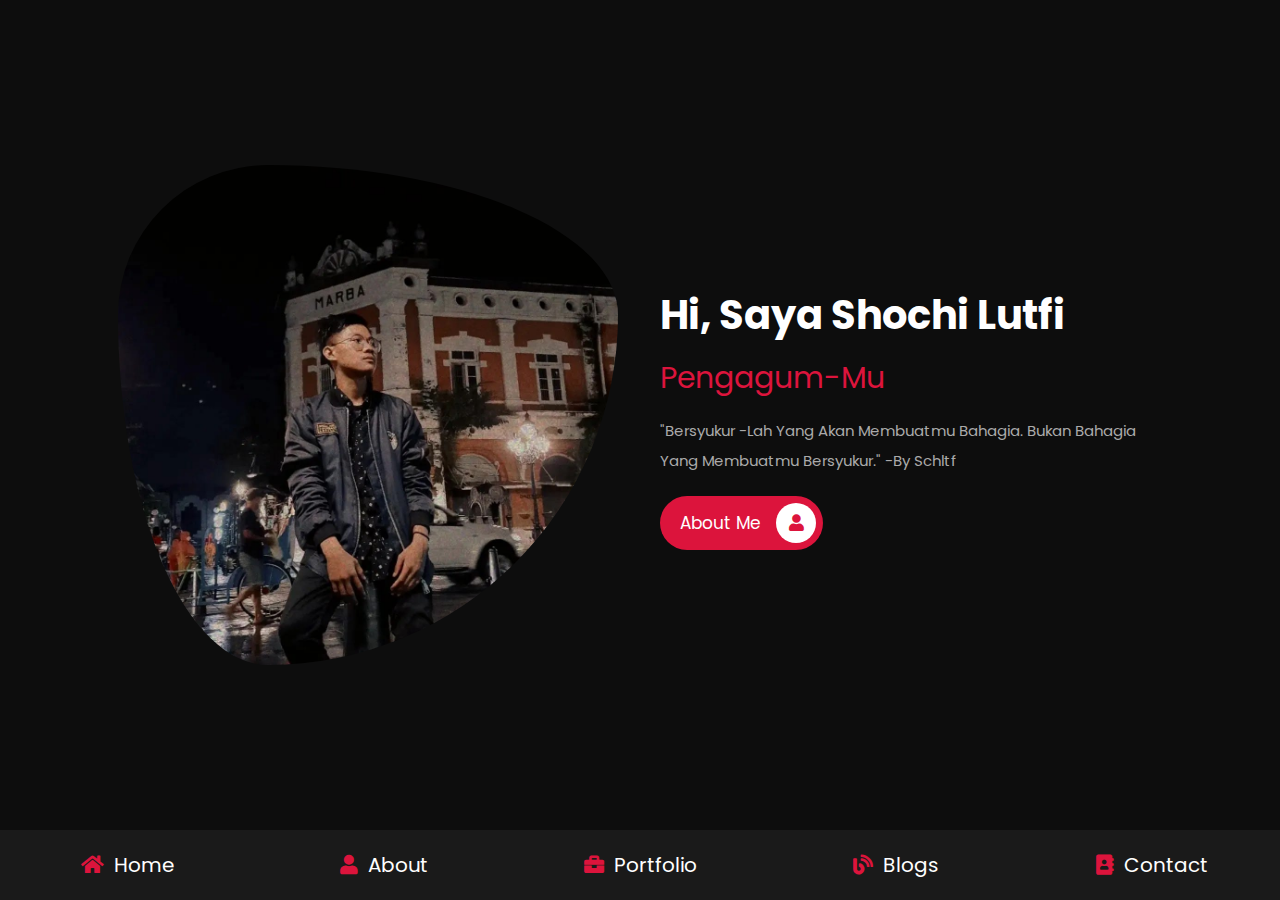
<file: index.html>
<!DOCTYPE html>
<html lang="en">
  <head>
    <meta charset="UTF-8" />
    <meta http-equiv="X-UA-Compatible" content="IE=edge" />
    <meta name="viewport" content="width=device-width, initial-scale=1.0" />
    <title>home</title>

    <!-- font awesome cdn link  -->
    <link
      rel="stylesheet"
      href="https://cdnjs.cloudflare.com/ajax/libs/font-awesome/5.15.4/css/all.min.css"
    />

    <!-- custom css file link  -->
    <link rel="stylesheet" href="css/style.css" />
  </head>
  <body>
    <!-- navbar section starts  -->

    <nav class="navbar">
      <a href="index.html"> <i class="fas fa-home"></i> <span>home</span> </a>
      <a href="about.html"> <i class="fas fa-user"></i> <span>about</span> </a>
      <a href="portfolio.html">
        <i class="fas fa-briefcase"></i> <span>portfolio</span>
      </a>
      <a href="blogs.html"> <i class="fas fa-blog"></i> <span>blogs</span> </a>
      <a href="contact.html">
        <i class="fas fa-address-book"></i> <span>contact</span>
      </a>
    </nav>

    <!-- navbar section ends -->

    <!-- home section starts  -->

    <section class="home">
      <div class="image">
        <img src="images/user.jpg" alt="" />
      </div>

      <div class="content">
        <h3>hi, saya shochi lutfi</h3>
        <span>pengagum-mu</span>
        <p>
          "bersyukur -lah yang akan membuatmu bahagia. bukan bahagia yang
          membuatmu bersyukur." -by schltf
        </p>
        <a href="about.html" class="btn">
          about me <i class="fas fa-user"></i>
        </a>
      </div>
    </section>

    <!-- home section ends -->
  </body>
</html>
</file>
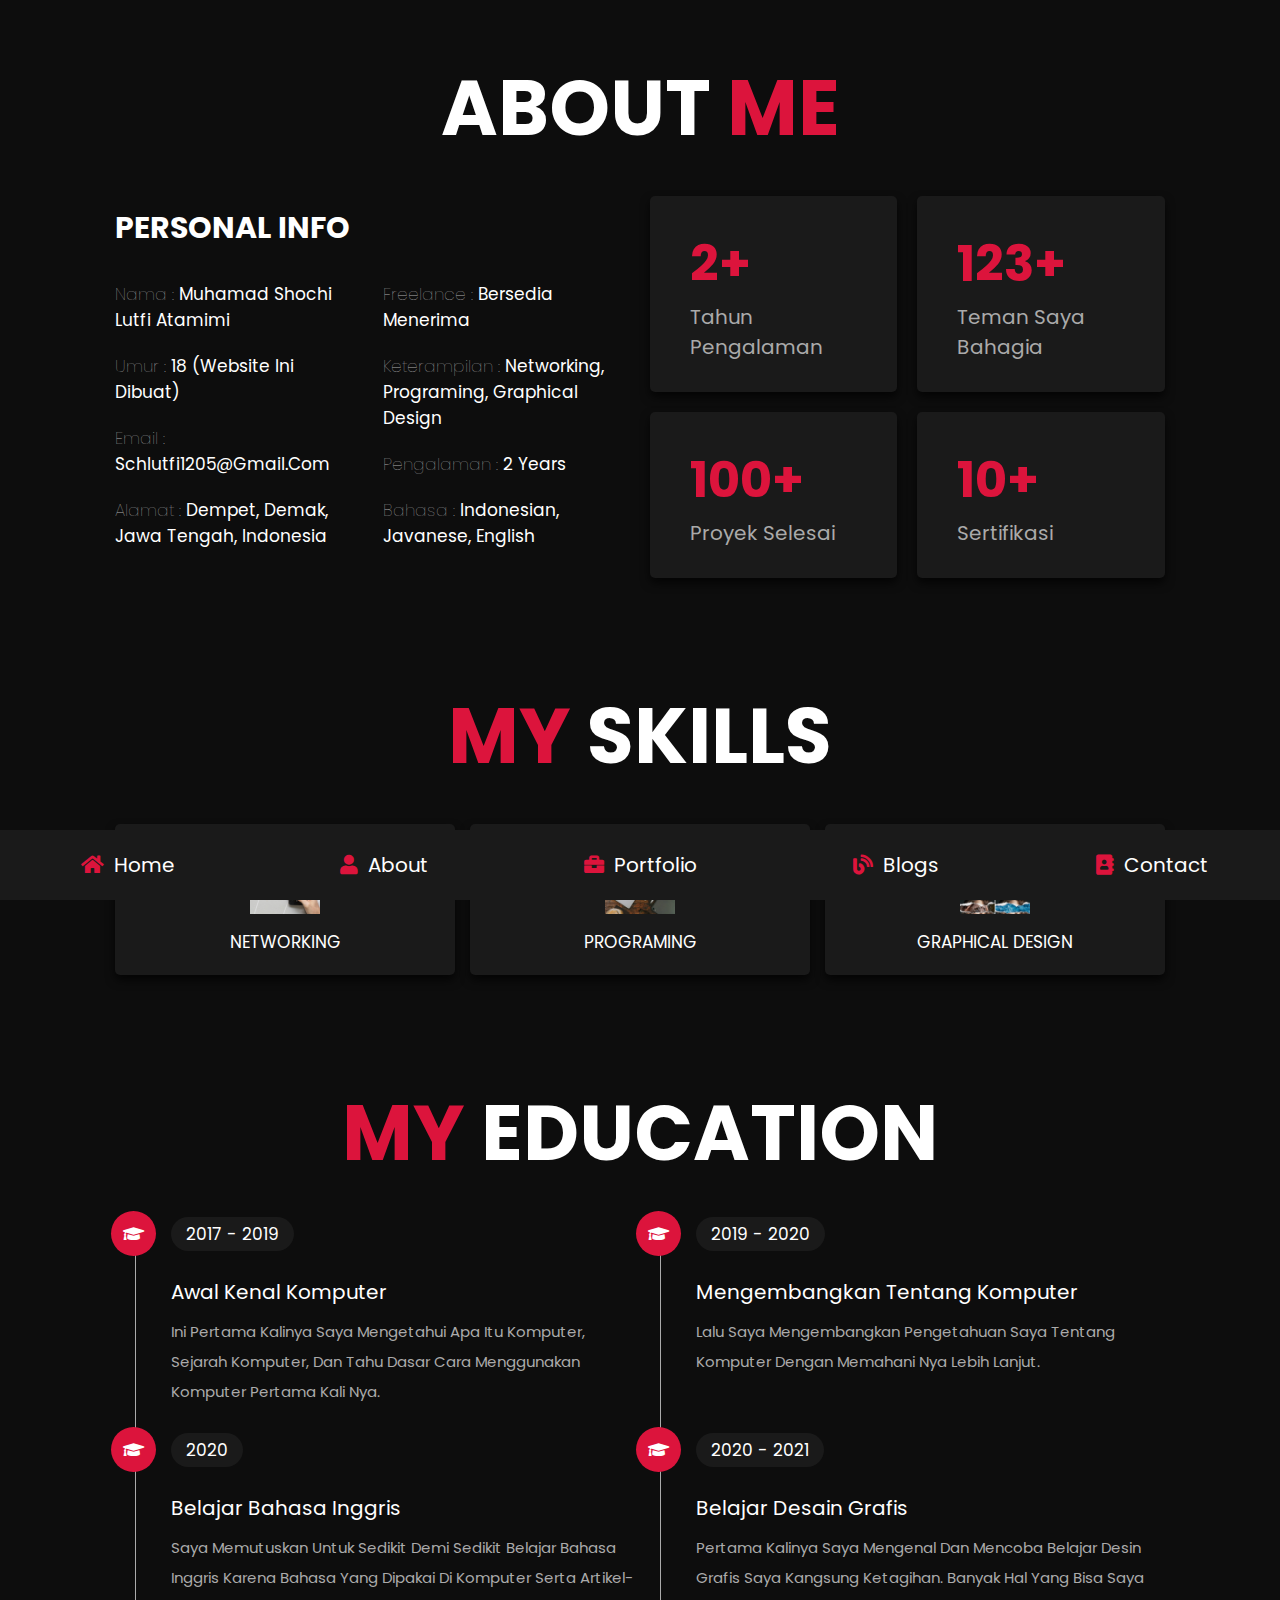
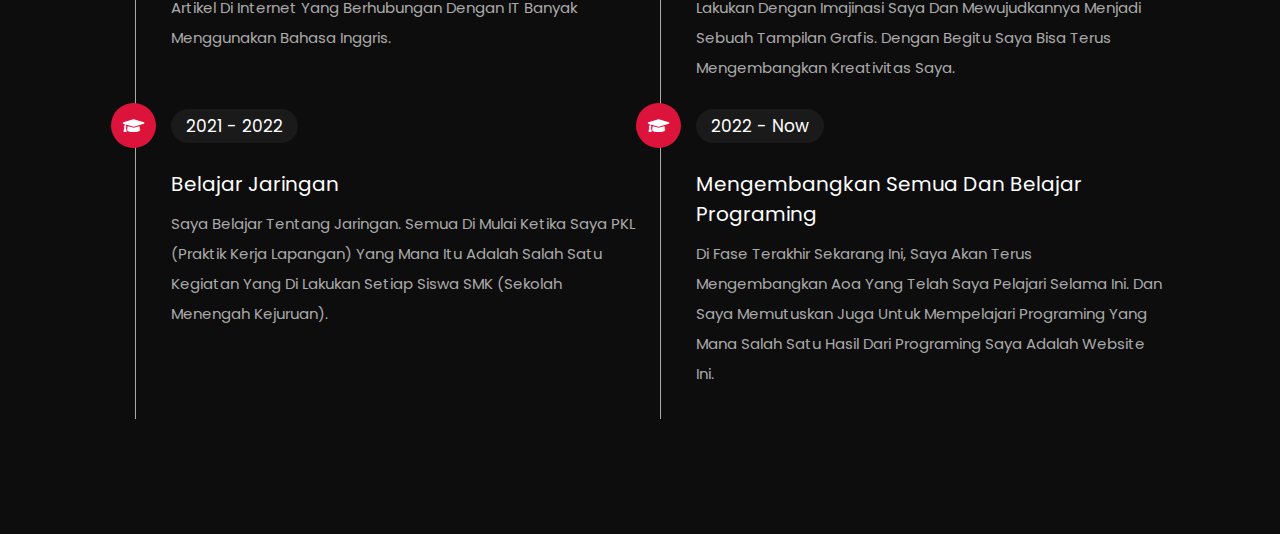
<file: about.html>
<!DOCTYPE html>
<html lang="en">
  <head>
    <meta charset="UTF-8" />
    <meta http-equiv="X-UA-Compatible" content="IE=edge" />
    <meta name="viewport" content="width=device-width, initial-scale=1.0" />
    <title>about</title>

    <!-- font awesome cdn link  -->
    <link
      rel="stylesheet"
      href="https://cdnjs.cloudflare.com/ajax/libs/font-awesome/5.15.4/css/all.min.css"
    />

    <!-- custom css file link  -->
    <link rel="stylesheet" href="css/style.css" />
  </head>
  <body>
    <!-- navbar section starts  -->

    <nav class="navbar">
      <a href="index.html"> <i class="fas fa-home"></i> <span>home</span> </a>
      <a href="about.html"> <i class="fas fa-user"></i> <span>about</span> </a>
      <a href="portfolio.html">
        <i class="fas fa-briefcase"></i> <span>portfolio</span>
      </a>
      <a href="blogs.html"> <i class="fas fa-blog"></i> <span>blogs</span> </a>
      <a href="contact.html">
        <i class="fas fa-address-book"></i> <span>contact</span>
      </a>
    </nav>

    <!-- navbar section ends -->

    <!-- about section starts  -->

    <section class="about">
      <h1 class="heading">about <span>me</span></h1>

      <div class="row">
        <div class="info-container">
          <h1>personal info</h1>

          <div class="box-container">
            <div class="box">
              <h3><span>nama : </span> muhamad shochi lutfi atamimi</h3>
              <h3><span>umur : </span> 18 (website ini dibuat)</h3>
              <h3><span>email : </span> schlutfi1205@gmail.com</h3>
              <h3>
                <span>alamat : </span> Dempet, Demak, Jawa Tengah, Indonesia
              </h3>
            </div>

            <div class="box">
              <h3><span>freelance : </span> bersedia menerima</h3>
              <h3>
                <span>keterampilan : </span> Networking, Programing, graphical
                design
              </h3>
              <h3><span>pengalaman : </span> 2 years</h3>
              <h3><span>bahasa : </span> indonesian, javanese, english</h3>
            </div>
          </div>
        </div>

        <div class="count-container">
          <div class="box">
            <h3>2+</h3>
            <p>tahun pengalaman</p>
          </div>

          <div class="box">
            <h3>123+</h3>
            <p>teman saya bahagia</p>
          </div>

          <div class="box">
            <h3>100+</h3>
            <p>proyek selesai</p>
          </div>

          <div class="box">
            <h3>10+</h3>
            <p>sertifikasi</p>
          </div>
        </div>
      </div>
    </section>

    <!-- about section ends -->

    <!-- skills section starts  -->

    <section class="skills">
      <h1 class="heading"><span>my</span> skills</h1>

      <div class="box-container">
        <div class="box">
          <img src="images/Networking.jpg" />
          <h3>Networking</h3>
        </div>
        <div class="box">
          <img src="images/Programing.jpg" />
          <h3>Programing</h3>
        </div>
        <div class="box">
          <img src="images/design.jpg" />
          <h3>graphical Design</h3>
        </div>
      </div>
    </section>

    <!-- skills section ends -->

    <!-- education section starts  -->

    <section class="education">
      <h1 class="heading"><span>my</span> education</h1>

      <div class="box-container">
        <div class="box">
          <i class="fas fa-graduation-cap"></i>
          <span>2017 - 2019</span>
          <h3>Awal kenal komputer</h3>
          <p>
            ini pertama kalinya saya mengetahui apa itu komputer, sejarah
            komputer, dan tahu dasar cara menggunakan komputer pertama kali nya.
          </p>
        </div>

        <div class="box">
          <i class="fas fa-graduation-cap"></i>
          <span>2019 - 2020</span>
          <h3>Mengembangkan tentang komputer</h3>
          <p>
            lalu saya mengembangkan pengetahuan saya tentang komputer dengan
            memahani nya lebih lanjut.
          </p>
        </div>

        <div class="box">
          <i class="fas fa-graduation-cap"></i>
          <span>2020</span>
          <h3>Belajar bahasa inggris</h3>
          <p>
            Saya memutuskan untuk sedikit demi sedikit belajar bahasa inggris
            karena bahasa yang dipakai di komputer serta artikel-artikel di
            internet yang berhubungan dengan IT banyak menggunakan bahasa
            inggris.
          </p>
        </div>

        <div class="box">
          <i class="fas fa-graduation-cap"></i>
          <span>2020 - 2021</span>
          <h3>Belajar desain grafis</h3>
          <p>
            Pertama kalinya saya mengenal dan mencoba belajar desin grafis saya
            kangsung ketagihan. banyak hal yang bisa saya lakukan dengan
            imajinasi saya dan mewujudkannya menjadi sebuah tampilan grafis.
            dengan begitu saya bisa terus mengembangkan kreativitas saya.
          </p>
        </div>

        <div class="box">
          <i class="fas fa-graduation-cap"></i>
          <span>2021 - 2022</span>
          <h3>Belajar jaringan</h3>
          <p>
            Saya belajar tentang jaringan. semua di mulai ketika saya PKL
            (Praktik Kerja Lapangan) yang mana itu adalah salah satu kegiatan
            yang di lakukan setiap siswa SMK (Sekolah Menengah Kejuruan).
          </p>
        </div>

        <div class="box">
          <i class="fas fa-graduation-cap"></i>
          <span>2022 - now</span>
          <h3>mengembangkan semua dan belajar Programing</h3>
          <p>
            di fase terakhir sekarang ini, saya akan terus mengembangkan aoa
            yang telah saya pelajari selama ini. dan saya memutuskan juga untuk
            mempelajari programing yang mana salah satu hasil dari programing
            saya adalah website ini.
          </p>
        </div>
      </div>
    </section>

    <!-- education section ends -->
  </body>
</html>
</file>
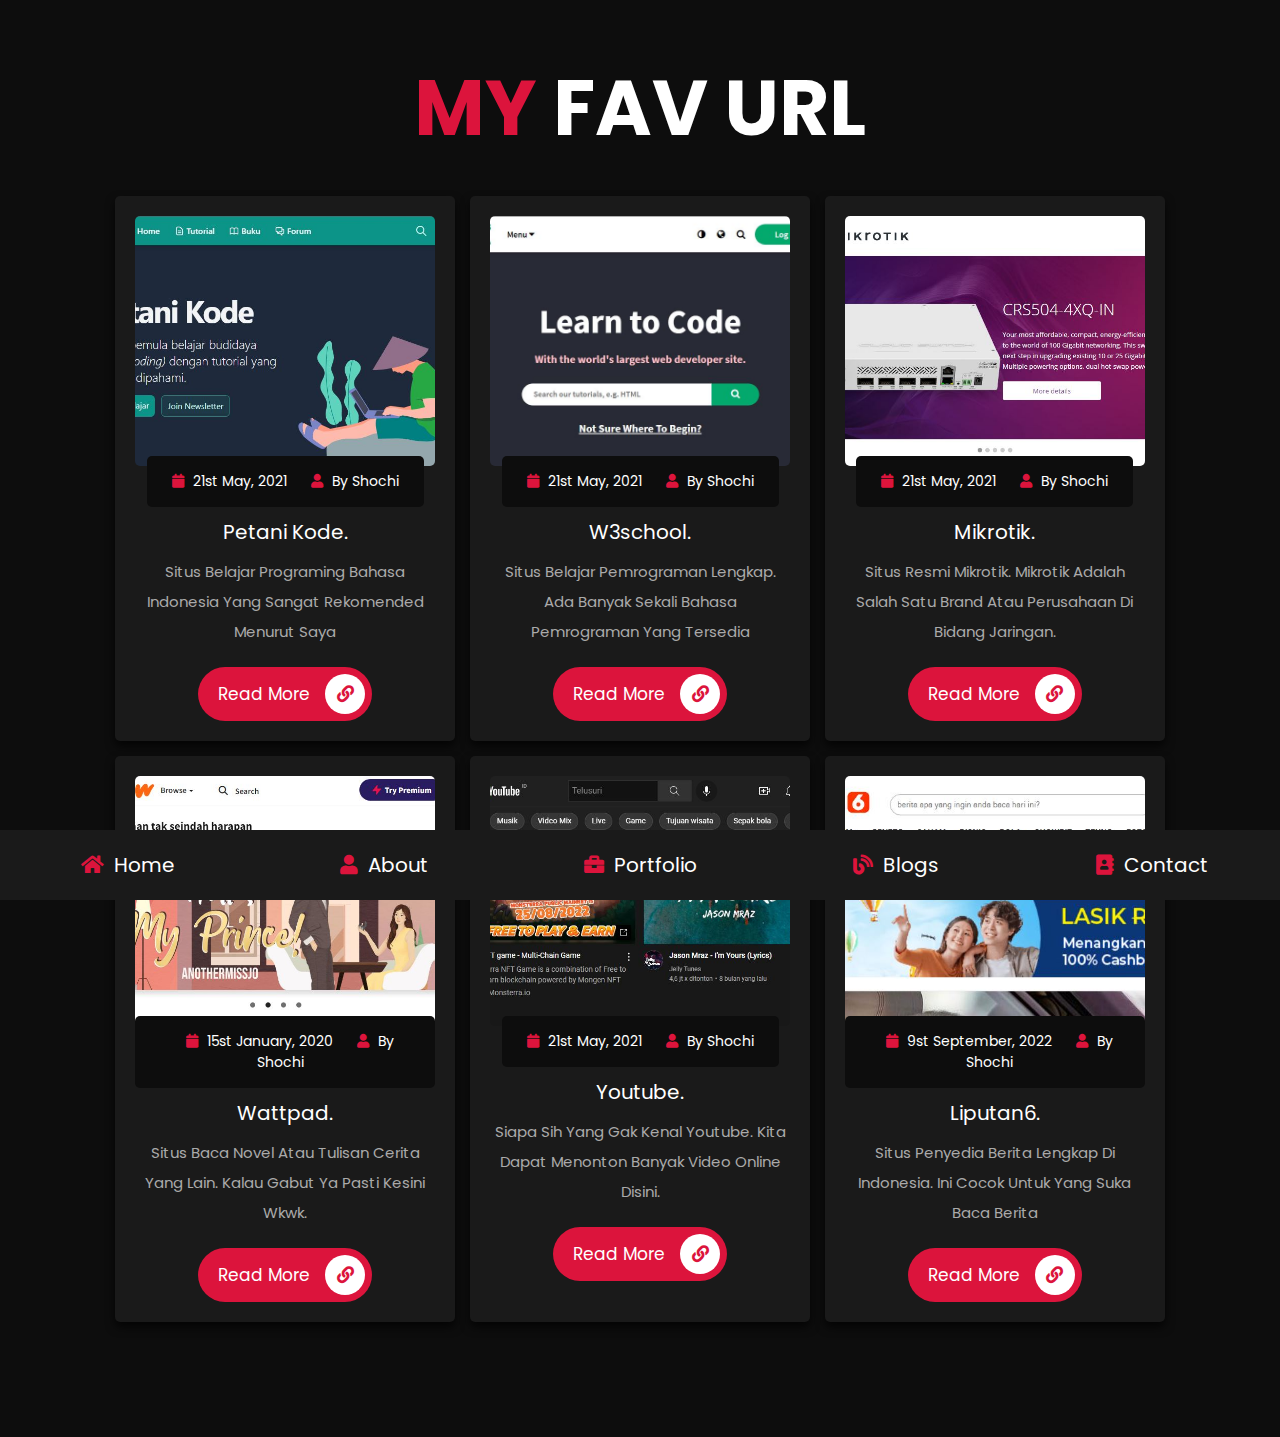
<file: blogs.html>
<!DOCTYPE html>
<html lang="en">
  <head>
    <meta charset="UTF-8" />
    <meta http-equiv="X-UA-Compatible" content="IE=edge" />
    <meta name="viewport" content="width=device-width, initial-scale=1.0" />
    <title>blogs</title>

    <!-- font awesome cdn link  -->
    <link
      rel="stylesheet"
      href="https://cdnjs.cloudflare.com/ajax/libs/font-awesome/5.15.4/css/all.min.css"
    />

    <!-- custom css file link  -->
    <link rel="stylesheet" href="css/style.css" />
  </head>
  <body>
    <!-- navbar section starts  -->

    <nav class="navbar">
      <a href="index.html"> <i class="fas fa-home"></i> <span>home</span> </a>
      <a href="about.html"> <i class="fas fa-user"></i> <span>about</span> </a>
      <a href="portfolio.html">
        <i class="fas fa-briefcase"></i> <span>portfolio</span>
      </a>
      <a href="blogs.html"> <i class="fas fa-blog"></i> <span>blogs</span> </a>
      <a href="contact.html">
        <i class="fas fa-address-book"></i> <span>contact</span>
      </a>
    </nav>

    <!-- navbar section ends -->

    <!-- blogs section starts  -->

    <section class="blogs">
      <h1 class="heading"><span>my</span> fav url</h1>

      <div class="box-container">
        <div class="box">
          <div class="image">
            <img src="images/petanikode.JPG" alt="" />
          </div>
          <div class="content">
            <div class="icons">
              <a href=""> <i class="fas fa-calendar"></i> 21st may, 2021 </a>
              <a href="contact.html"> <i class="fas fa-user"></i> by Shochi </a>
            </div>
            <h3>petani kode.</h3>
            <p>
              Situs belajar programing bahasa indonesia yang sangat rekomended
              menurut saya
            </p>
            <a href="https://www.petanikode.com/" target="_blank" class="btn">
              read more <i class="fas fa-link"></i>
            </a>
          </div>
        </div>

        <div class="box">
          <div class="image">
            <img src="images/w3school.JPG" alt="" />
          </div>
          <div class="content">
            <div class="icons">
              <a href="#"> <i class="fas fa-calendar"></i> 21st may, 2021 </a>
              <a href="contact.html"> <i class="fas fa-user"></i> by shochi </a>
            </div>
            <h3>w3school.</h3>
            <p>
              Situs belajar pemrograman lengkap. ada banyak sekali bahasa
              pemrograman yang tersedia
            </p>
            <a href="https://www.w3schools.com/" target="_blank" class="btn">
              read more <i class="fas fa-link"></i>
            </a>
          </div>
        </div>

        <div class="box">
          <div class="image">
            <img src="images/mikrotik.JPG" alt="" />
          </div>
          <div class="content">
            <div class="icons">
              <a href="#"> <i class="fas fa-calendar"></i> 21st may, 2021 </a>
              <a href="contact.html"> <i class="fas fa-user"></i> by shochi </a>
            </div>
            <h3>mikrotik.</h3>
            <p>
              situs resmi mikrotik. mikrotik adalah salah satu brand atau
              perusahaan di bidang jaringan.
            </p>
            <a href="https://mikrotik.com/" target="_blank" class="btn">
              read more <i class="fas fa-link"></i>
            </a>
          </div>
        </div>

        <div class="box">
          <div class="image">
            <img src="images/wattpad.JPG" alt="" />
          </div>
          <div class="content">
            <div class="icons">
              <a href="#">
                <i class="fas fa-calendar"></i> 15st january, 2020
              </a>
              <a href=""> <i class="fas fa-user"></i> by shochi </a>
            </div>
            <h3>Wattpad.</h3>
            <p>
              Situs baca novel atau tulisan cerita yang lain. kalau gabut ya
              pasti kesini wkwk.
            </p>
            <a href="https://www.wattpad.com/home" target="_blank" class="btn">
              read more <i class="fas fa-link"></i>
            </a>
          </div>
        </div>

        <div class="box">
          <div class="image">
            <img src="images/youtube.JPG" alt="" />
          </div>
          <div class="content">
            <div class="icons">
              <a href="#"> <i class="fas fa-calendar"></i> 21st may, 2021 </a>
              <a href="contact.html"> <i class="fas fa-user"></i> by shochi </a>
            </div>
            <h3>youtube.</h3>
            <p>
              Siapa sih yang gak kenal youtube. kita dapat menonton banyak video
              online disini.
            </p>
            <a href="https://www.youtube.com/" target="_blank" class="btn">
              read more <i class="fas fa-link"></i>
            </a>
          </div>
        </div>

        <div class="box">
          <div class="image">
            <img src="images/liputan6.JPG" alt="" />
          </div>
          <div class="content">
            <div class="icons">
              <a href="#">
                <i class="fas fa-calendar"></i> 9st september, 2022
              </a>
              <a href="contact.html"> <i class="fas fa-user"></i> by shochi</a>
            </div>
            <h3>liputan6.</h3>
            <p>
              situs penyedia berita lengkap di indonesia. ini cocok untuk yang
              suka baca berita
            </p>
            <a href="https://www.liputan6.com/" target="_blank" class="btn">
              read more <i class="fas fa-link"></i>
            </a>
          </div>
        </div>
      </div>
    </section>

    <!-- blogs section ends -->
  </body>
</html>
</file>
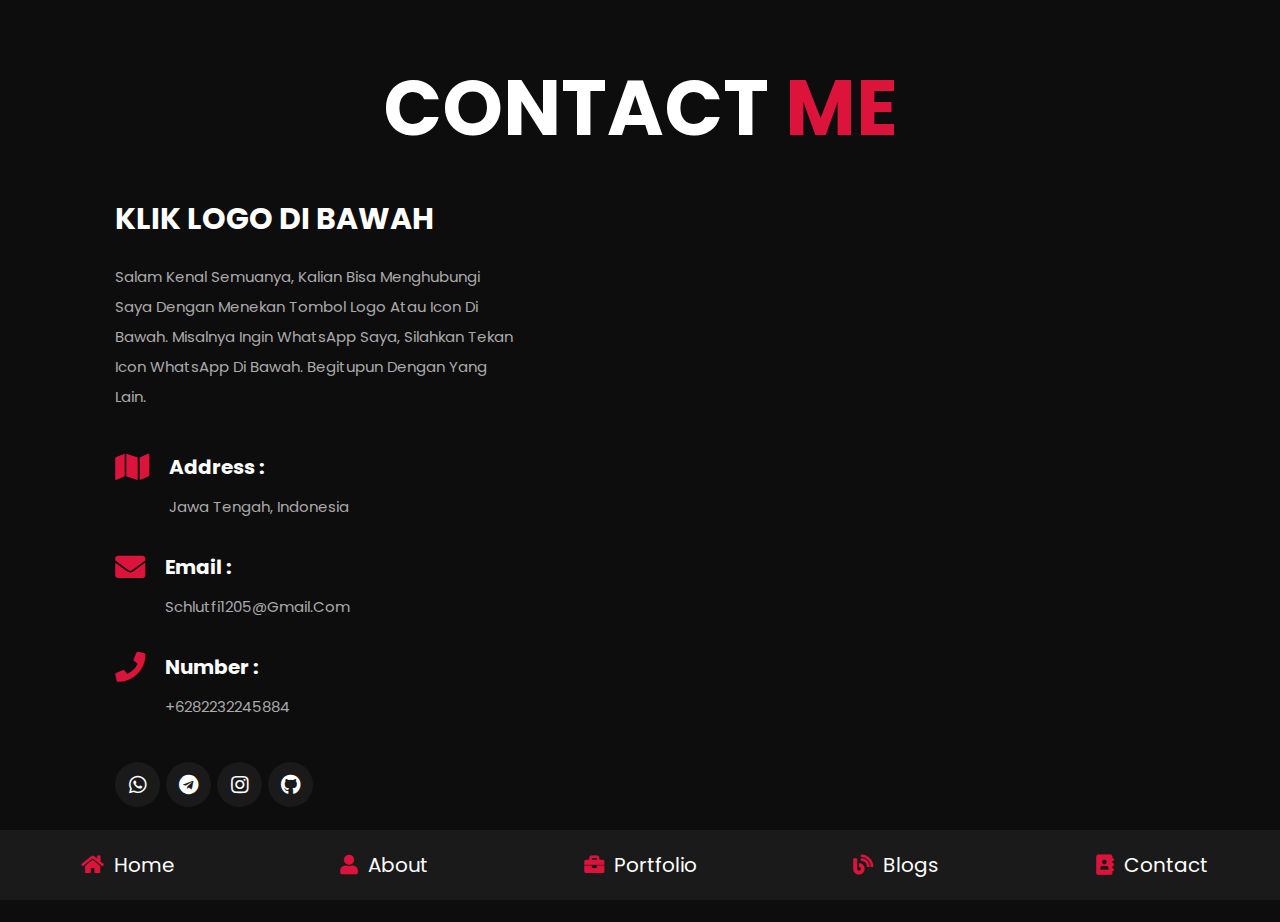
<file: contact.html>
<!DOCTYPE html>
<html lang="en">
  <head>
    <meta charset="UTF-8" />
    <meta http-equiv="X-UA-Compatible" content="IE=edge" />
    <meta name="viewport" content="width=device-width, initial-scale=1.0" />
    <title>contact</title>

    <!-- font awesome cdn link  -->
    <link
      rel="stylesheet"
      href="https://cdnjs.cloudflare.com/ajax/libs/font-awesome/5.15.4/css/all.min.css"
    />

    <!-- custom css file link  -->
    <link rel="stylesheet" href="css/style.css" />
  </head>
  <body>
    <!-- navbar section starts  -->

    <nav class="navbar">
      <a href="index.html"> <i class="fas fa-home"></i> <span>home</span> </a>
      <a href="about.html"> <i class="fas fa-user"></i> <span>about</span> </a>
      <a href="portfolio.html">
        <i class="fas fa-briefcase"></i> <span>portfolio</span>
      </a>
      <a href="blogs.html"> <i class="fas fa-blog"></i> <span>blogs</span> </a>
      <a href="contact.html">
        <i class="fas fa-address-book"></i> <span>contact</span>
      </a>
    </nav>

    <!-- navbar section ends -->

    <!-- contact section starts  -->

    <section class="contact">
      <h1 class="heading">contact <span>me</span></h1>

      <div class="row">
        <div class="info-container">
          <h1>klik logo di bawah</h1>

          <p>
            Salam kenal semuanya, kalian bisa menghubungi saya dengan menekan
            tombol logo atau icon di bawah. misalnya ingin WhatsApp saya,
            silahkan tekan icon WhatsApp di bawah. begitupun dengan yang lain.
          </p>

          <div class="box-container">
            <div class="box">
              <i class="fas fa-map"></i>
              <div class="info">
                <h3>address :</h3>
                <p>Jawa tengah, indonesia</p>
              </div>
            </div>

            <div class="box">
              <i class="fas fa-envelope"></i>
              <div class="info">
                <h3>email :</h3>
                <p>schlutfi1205@gmail.com</p>
              </div>
            </div>

            <div class="box">
              <i class="fas fa-phone"></i>
              <div class="info">
                <h3>number :</h3>
                <p>+6282232245884</p>
              </div>
            </div>
          </div>

          <div class="share">
            <a
              href="https://wa.me/+6282232245884"
              class="fab fa-whatsapp"
            ></a>
            <a href="https://t.me/schlutfi" class="fab fa-telegram"></a>
            <a
              href="https://www.instagram.com/schlutfi/"
              class="fab fa-instagram"
            ></a>
            <a
              href="https://github.com/schltf/schltf.github.io"
              class="fab fa-github"
            ></a>
          </div>
        </div>
      </div>
    </section>

    <!-- contact section ends -->
  </body>
</html>
</file>
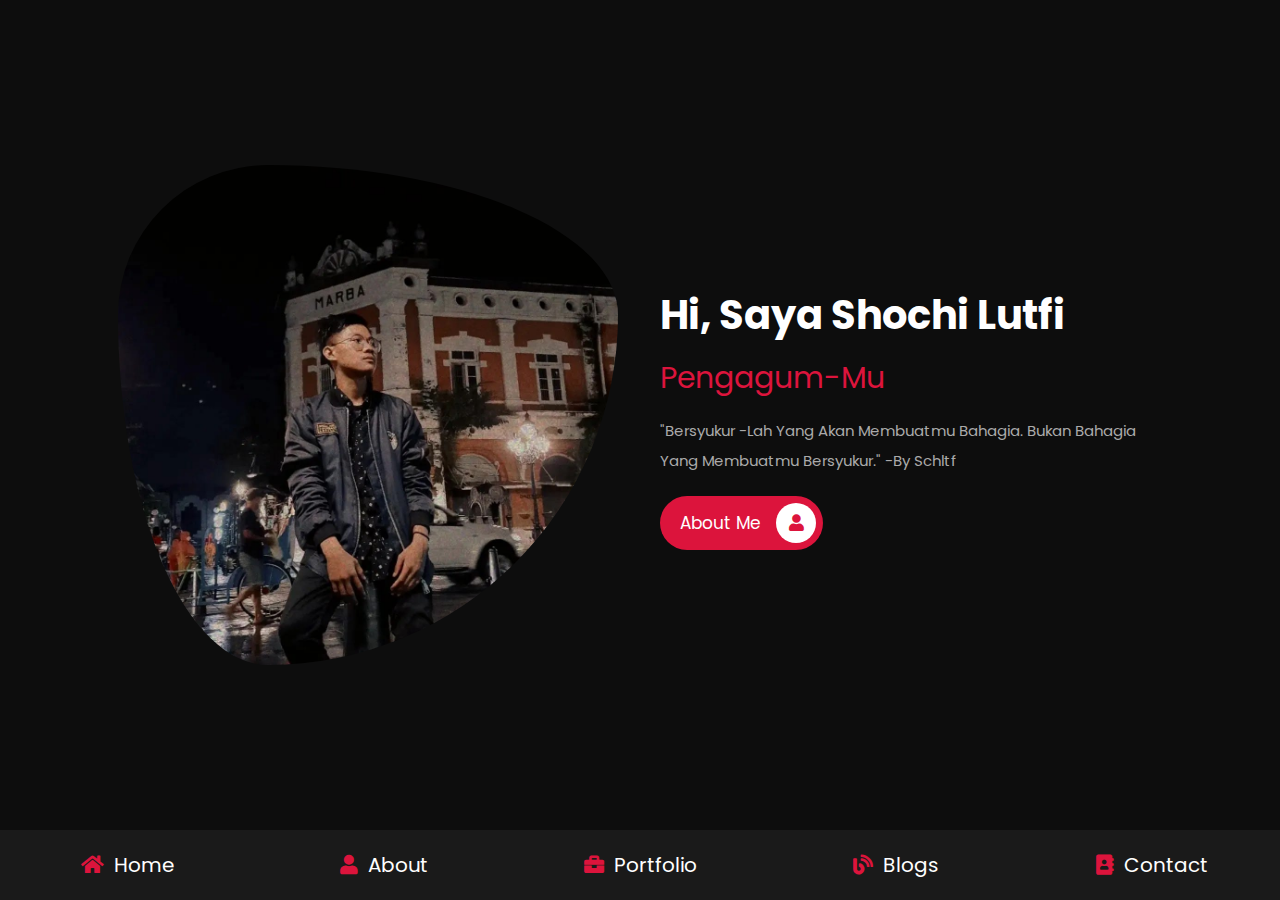
<file: home.html>
<!DOCTYPE html>
<html lang="en">
  <head>
    <meta charset="UTF-8" />
    <meta http-equiv="X-UA-Compatible" content="IE=edge" />
    <meta name="viewport" content="width=device-width, initial-scale=1.0" />
    <title>home</title>

    <!-- font awesome cdn link  -->
    <link
      rel="stylesheet"
      href="https://cdnjs.cloudflare.com/ajax/libs/font-awesome/5.15.4/css/all.min.css"
    />

    <!-- custom css file link  -->
    <link rel="stylesheet" href="css/style.css" />
  </head>
  <body>
    <!-- navbar section starts  -->

    <nav class="navbar">
      <a href="home.html"> <i class="fas fa-home"></i> <span>home</span> </a>
      <a href="about.html"> <i class="fas fa-user"></i> <span>about</span> </a>
      <a href="portfolio.html">
        <i class="fas fa-briefcase"></i> <span>portfolio</span>
      </a>
      <a href="blogs.html"> <i class="fas fa-blog"></i> <span>blogs</span> </a>
      <a href="contact.html">
        <i class="fas fa-address-book"></i> <span>contact</span>
      </a>
    </nav>

    <!-- navbar section ends -->

    <!-- home section starts  -->

    <section class="home">
      <div class="image">
        <img src="images/user.jpg" alt="" />
      </div>

      <div class="content">
        <h3>hi, saya shochi lutfi</h3>
        <span>pengagum-mu</span>
        <p>
          "bersyukur -lah yang akan membuatmu bahagia. bukan bahagia yang
          membuatmu bersyukur." -by schltf
        </p>
        <a href="about.html" class="btn">
          about me <i class="fas fa-user"></i>
        </a>
      </div>
    </section>

    <!-- home section ends -->
  </body>
</html>
</file>
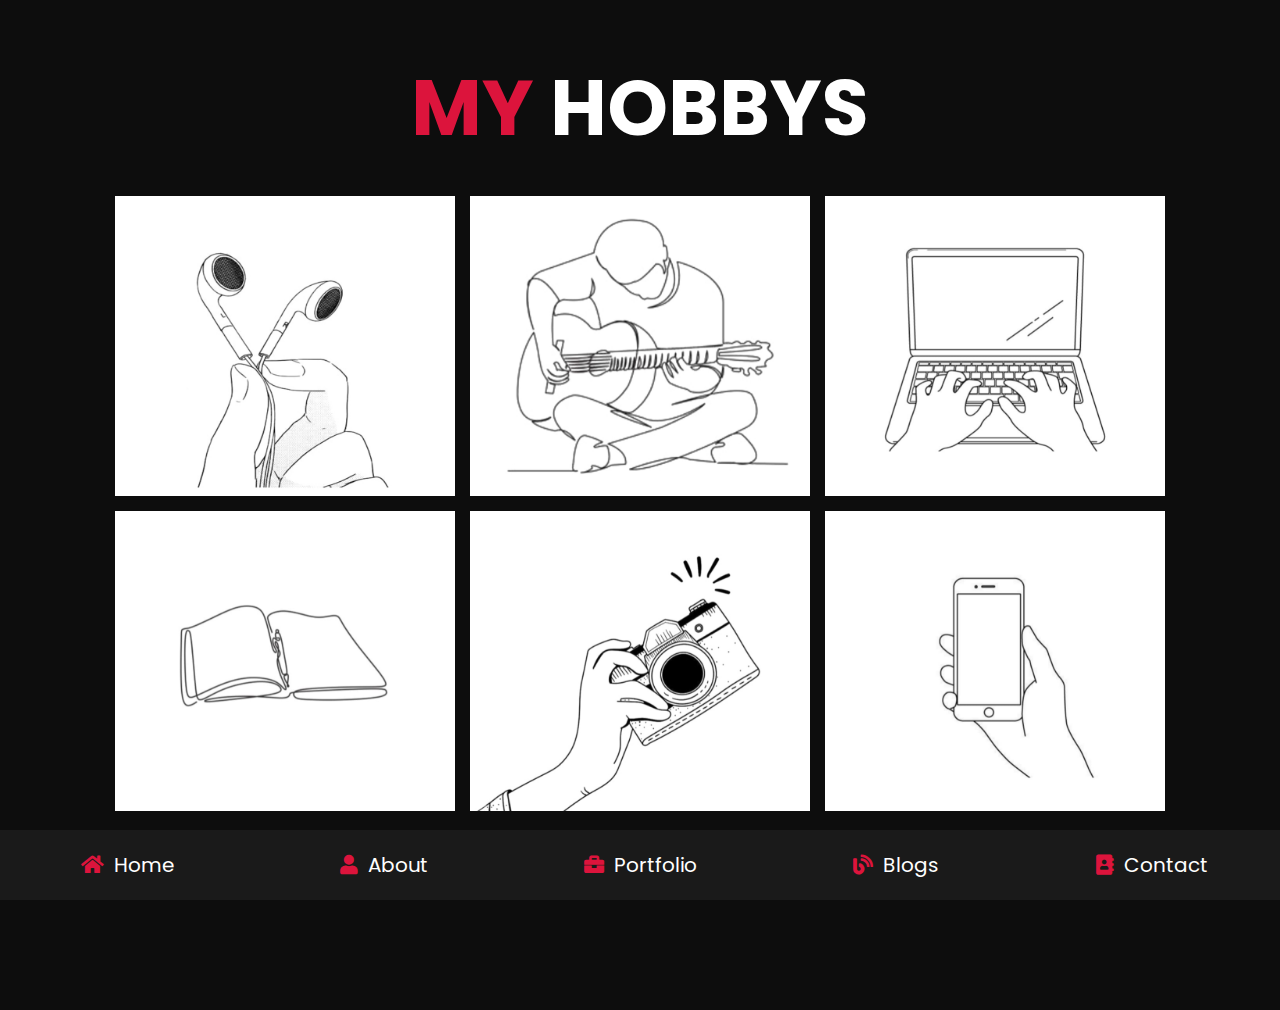
<file: portfolio.html>
<!DOCTYPE html>
<html lang="en">
  <head>
    <meta charset="UTF-8" />
    <meta http-equiv="X-UA-Compatible" content="IE=edge" />
    <meta name="viewport" content="width=device-width, initial-scale=1.0" />
    <title>portfolio</title>

    <!-- font awesome cdn link  -->
    <link
      rel="stylesheet"
      href="https://cdnjs.cloudflare.com/ajax/libs/font-awesome/5.15.4/css/all.min.css"
    />

    <!-- custom css file link  -->
    <link rel="stylesheet" href="css/style.css" />
  </head>
  <body>
    <!-- navbar section starts  -->

    <nav class="navbar">
      <a href="index.html"> <i class="fas fa-home"></i> <span>home</span> </a>
      <a href="about.html"> <i class="fas fa-user"></i> <span>about</span> </a>
      <a href="portfolio.html">
        <i class="fas fa-briefcase"></i> <span>portfolio</span>
      </a>
      <a href="blogs.html"> <i class="fas fa-blog"></i> <span>blogs</span> </a>
      <a href="contact.html">
        <i class="fas fa-address-book"></i> <span>contact</span>
      </a>
    </nav>

    <!-- navbar section ends -->

    <!-- portfolio section starts  -->

    <section class="portfolio">
      <h1 class="heading"><span>my</span> hobbys</h1>

      <div class="box-container">
        <div class="box">
          <img src="images/1.jpg" alt="" />
          <div class="content">
            <h3>hobi 01</h3>
            <p>Mendengarkan musik dapat merelaksasi hati dan pikiran wkwkwk</p>
          </div>
        </div>

        <div class="box">
          <img src="images/2.jpg" alt="" />
          <div class="content">
            <h3>hobi 02</h3>
            <p>bermain alat musik sangat menyenangkan</p>
          </div>
        </div>

        <div class="box">
          <img src="images/3.jpeg" alt="" />
          <div class="content">
            <h3>hobi 03</h3>
            <p>
              bermain komputer ? tentu. untuk apa di pelajari kalau tidak di
              manfaatkan wkwk
            </p>
          </div>
        </div>

        <div class="box">
          <img src="images/4.jpeg" alt="" />
          <div class="content">
            <h3>hobi 04</h3>
            <p>membaca dan menulis telah menambah pengetahuanku :)</p>
          </div>
        </div>

        <div class="box">
          <img src="images/5.jpg" alt="" />
          <div class="content">
            <h3>hobi 05</h3>
            <p>memotret sesuatu sebagai kenang-kenangan hehe</p>
          </div>
        </div>

        <div class="box">
          <img src="images/6.jpeg" alt="" />
          <div class="content">
            <h3>hobi 06</h3>
            <p>ya jelasss kalau yang satu ini. apa ? bermain hp hahahah</p>
          </div>
        </div>
      </div>

      <a href="#" class="btn"> lihat lagi <i class="fas fa-redo"></i> </a>
    </section>

    <!-- portfolio section ends -->
  </body>
</html>
</file>
<file: css/style.css>
@import url("https://fonts.googleapis.com/css2?family=Poppins:wght@100;300;400;500;600;700&display=swap");
* {
  font-family: "Poppins", sans-serif;
  margin: 0;
  padding: 0;
  -webkit-box-sizing: border-box;
  box-sizing: border-box;
  text-decoration: none;
  outline: none;
  border: none;
  text-transform: capitalize;
}

html {
  font-size: 62.5%;
  overflow-x: hidden;
}

html::-webkit-scrollbar {
  width: 1rem;
}

html::-webkit-scrollbar-track {
  background: #0d0d0d;
}

html::-webkit-scrollbar-thumb {
  background: crimson;
  border-radius: 5rem;
}

body {
  background: #0d0d0d;
  padding-bottom: 6.5rem;
}

section {
  padding: 5rem 9%;
}

.heading {
  text-align: center;
  font-size: 6vw;
  color: #fff;
  margin-bottom: 3rem;
  text-transform: uppercase;
}

.heading span {
  text-transform: uppercase;
  color: crimson;
}

.btn {
  display: inline-block;
  margin-top: 1rem;
  border-radius: 5rem;
  background: crimson;
  padding: 0.7rem;
  font-size: 1.7rem;
  color: #fff;
  padding-left: 2rem;
}

.btn i {
  height: 4rem;
  width: 4rem;
  line-height: 4rem;
  font-size: 1.7rem;
  text-align: center;
  background: #fff;
  color: crimson;
  border-radius: 50%;
  margin-left: 1rem;
  -webkit-transition: 0.2s linear;
  transition: 0.2s linear;
}

.btn:hover i {
  margin-left: 2rem;
}

.navbar {
  position: fixed;
  bottom: 0;
  left: 0;
  right: 0;
  display: -webkit-box;
  display: -ms-flexbox;
  display: flex;
  z-index: 1000;
  -webkit-box-align: end;
  -ms-flex-align: end;
  align-items: flex-end;
}

.navbar a {
  padding: 2rem;
  font-size: 2rem;
  background: #1a1a1a;
  -webkit-box-flex: 1;
  -ms-flex: 1;
  flex: 1;
  color: #fff;
  text-align: center;
  -webkit-transition: 0.2s linear;
  transition: 0.2s linear;
}

.navbar a i {
  color: crimson;
  padding-right: 0.5rem;
}

.navbar a:hover {
  background: crimson;
  padding-bottom: 6rem;
}

.navbar a:hover i {
  color: #fff;
}

.home {
  display: -webkit-box;
  display: -ms-flexbox;
  display: flex;
  -webkit-box-align: center;
  -ms-flex-align: center;
  align-items: center;
  -ms-flex-wrap: wrap;
  flex-wrap: wrap;
  gap: 4rem;
  min-height: calc(100vh - 6.5rem);
}

.home .image {
  -webkit-box-flex: 1;
  -ms-flex: 1 1 42rem;
  flex: 1 1 42rem;
  text-align: center;
}

.home .image img {
  height: 50rem;
  width: 50rem;
  border-radius: 30% 70% 70% 30% / 30% 30% 70% 70%;
}

.home .content {
  -webkit-box-flex: 1;
  -ms-flex: 1 1 42rem;
  flex: 1 1 42rem;
}

.home .content h3 {
  color: #fff;
  font-size: 4rem;
  padding-bottom: 0.5rem;
}

.home .content span {
  font-size: 3rem;
  color: crimson;
  padding: 0.5rem 0;
  display: block;
}

.home .content p {
  font-size: 1.5rem;
  color: #aaa;
  padding: 1rem 0;
  line-height: 2;
}

.about .row {
  display: -webkit-box;
  display: -ms-flexbox;
  display: flex;
  -webkit-box-align: center;
  -ms-flex-align: center;
  align-items: center;
  -ms-flex-wrap: wrap;
  flex-wrap: wrap;
  gap: 2rem;
}

.about .row .info-container {
  -webkit-box-flex: 1;
  -ms-flex: 1 1 42rem;
  flex: 1 1 42rem;
}

.about .row .info-container h1 {
  font-size: 3rem;
  color: #fff;
  text-transform: uppercase;
  padding-bottom: 1rem;
}

.about .row .info-container .box-container {
  padding: 1rem 0;
  display: -webkit-box;
  display: -ms-flexbox;
  display: flex;
  -ms-flex-wrap: wrap;
  flex-wrap: wrap;
  gap: 2rem;
}

.about .row .info-container .box-container .box {
  -webkit-box-flex: 1;
  -ms-flex: 1 1 20rem;
  flex: 1 1 20rem;
}

.about .row .info-container .box-container .box h3 {
  font-size: 1.7rem;
  color: #fff;
  padding: 1rem 0;
  font-weight: normal;
}

.about .row .info-container .box-container .box h3 span {
  color: #aaa;
  font-weight: lighter;
}

.about .row .count-container {
  -webkit-box-flex: 1;
  -ms-flex: 1 1 42rem;
  flex: 1 1 42rem;
  display: -webkit-box;
  display: -ms-flexbox;
  display: flex;
  -ms-flex-wrap: wrap;
  flex-wrap: wrap;
  gap: 2rem;
}

.about .row .count-container .box {
  -webkit-box-flex: 1;
  -ms-flex: 1 1 20rem;
  flex: 1 1 20rem;
  padding: 3rem 4rem;
  border-radius: 0.5rem;
  background: #1a1a1a;
  -webkit-box-shadow: 0 0.5rem 1rem rgba(0, 0, 0, 0.7);
  box-shadow: 0 0.5rem 1rem rgba(0, 0, 0, 0.7);
}

.about .row .count-container .box h3 {
  font-size: 5rem;
  color: crimson;
}

.about .row .count-container .box p {
  font-size: 2rem;
  color: #aaa;
}

.skills .box-container {
  display: -ms-grid;
  display: grid;
  -ms-grid-columns: (minmax(16rem, 1fr)) [auto-fit];
  grid-template-columns: repeat(auto-fit, minmax(16rem, 1fr));
  gap: 1.5rem;
}

.skills .box-container .box {
  padding: 2rem;
  text-align: center;
  -webkit-box-shadow: 0 0.5rem 1rem rgba(0, 0, 0, 0.7);
  box-shadow: 0 0.5rem 1rem rgba(0, 0, 0, 0.7);
  border-radius: 0.5rem;
  background: #1a1a1a;
}

.skills .box-container .box:hover {
  background: #fff;
}

.skills .box-container .box:hover h3 {
  color: #0d0d0d;
}

.skills .box-container .box img {
  height: 7rem;
  margin-bottom: 1rem;
}

.skills .box-container .box h3 {
  color: #fff;
  font-size: 1.7rem;
  font-weight: normal;
  text-transform: uppercase;
}

.education .box-container {
  display: -webkit-box;
  display: -ms-flexbox;
  display: flex;
  -ms-flex-wrap: wrap;
  flex-wrap: wrap;
}

.education .box-container .box {
  -webkit-box-flex: 1;
  -ms-flex: 1 1 40rem;
  flex: 1 1 40rem;
  margin-left: 2rem;
  padding-top: 0;
  padding-bottom: 0;
  padding-left: 3.5rem;
  padding-bottom: 3rem;
  border-left: 0.1rem solid #aaa;
  position: relative;
}

.education .box-container .box i {
  height: 4.5rem;
  width: 4.5rem;
  line-height: 4.5rem;
  font-size: 1.7rem;
  border-radius: 50%;
  background: crimson;
  color: #fff;
  text-align: center;
  position: absolute;
  top: -1rem;
  left: -2.5rem;
}

.education .box-container .box span {
  font-size: 1.7rem;
  color: #fff;
  border-radius: 5rem;
  padding: 0.5rem 1.5rem;
  background: #1a1a1a;
}

.education .box-container .box h3 {
  font-size: 2rem;
  padding: 1rem 0;
  color: #fff;
  padding-top: 3rem;
  font-weight: normal;
}

.education .box-container .box p {
  font-size: 1.5rem;
  color: #aaa;
  line-height: 2;
}

.portfolio {
  text-align: center;
}

.portfolio .box-container {
  display: -ms-grid;
  display: grid;
  -ms-grid-columns: (minmax(31rem, 1fr)) [auto-fit];
  grid-template-columns: repeat(auto-fit, minmax(31rem, 1fr));
  gap: 1.5rem;
  margin-bottom: 2rem;
}

.portfolio .box-container .box {
  height: 30rem;
  overflow: hidden;
  position: relative;
}

.portfolio .box-container .box:hover .content {
  -webkit-transform: translateY(0%);
  transform: translateY(0%);
}

.portfolio .box-container .box img {
  height: 100%;
  width: 100%;
  -o-object-fit: cover;
  object-fit: cover;
}

.portfolio .box-container .box .content {
  position: absolute;
  top: 0;
  left: 0;
  height: 100%;
  width: 100%;
  background: #1a1a1a;
  display: -webkit-box;
  display: -ms-flexbox;
  display: flex;
  -webkit-box-orient: vertical;
  -webkit-box-direction: normal;
  -ms-flex-flow: column;
  flex-flow: column;
  -webkit-box-align: center;
  -ms-flex-align: center;
  align-items: center;
  -webkit-box-pack: center;
  -ms-flex-pack: center;
  justify-content: center;
  padding: 2rem;
  -webkit-transform: translateY(-100%);
  transform: translateY(-100%);
  -webkit-transition: 0.2s linear;
  transition: 0.2s linear;
}

.portfolio .box-container .box .content h3 {
  font-size: 2.5rem;
  color: #fff;
  text-transform: uppercase;
  font-weight: normal;
}

.portfolio .box-container .box .content p {
  padding: 1rem 0;
  font-size: 1.5rem;
  line-height: 2;
  color: #aaa;
}

.portfolio .box-container .box .content a {
  font-size: 2rem;
  color: crimson;
}

.portfolio .box-container .box .content a:hover {
  color: #fff;
}

.blogs .box-container {
  display: -ms-grid;
  display: grid;
  -ms-grid-columns: (minmax(31rem, 1fr)) [auto-fit];
  grid-template-columns: repeat(auto-fit, minmax(31rem, 1fr));
  gap: 1.5rem;
}

.blogs .box-container .box {
  text-align: center;
  padding: 2rem;
  border-radius: 0.5rem;
  background: #1a1a1a;
  -webkit-box-shadow: 0 0.5rem 1rem rgba(0, 0, 0, 0.7);
  box-shadow: 0 0.5rem 1rem rgba(0, 0, 0, 0.7);
}

.blogs .box-container .box:hover .image img {
  -webkit-transform: scale(1.2);
  transform: scale(1.2);
}

.blogs .box-container .box .image {
  height: 25rem;
  width: 100%;
  border-radius: 0.5rem;
  overflow: hidden;
}

.blogs .box-container .box .image img {
  height: 100%;
  width: 100%;
  -o-object-fit: cover;
  object-fit: cover;
  -webkit-transition: 0.2s linear;
  transition: 0.2s linear;
}

.blogs .box-container .box .content .icons {
  position: relative;
  top: -1rem;
  border-radius: 0.5rem;
  padding: 1.5rem;
  display: inline-block;
  background: #0d0d0d;
}

.blogs .box-container .box .content .icons a {
  font-size: 1.4rem;
  margin: 0 1rem;
  color: #fff;
}

.blogs .box-container .box .content .icons a:hover {
  color: crimson;
}

.blogs .box-container .box .content .icons a i {
  padding-right: 0.5rem;
  color: crimson;
}

.blogs .box-container .box .content h3 {
  font-size: 2rem;
  color: #fff;
  font-weight: normal;
}

.blogs .box-container .box .content p {
  font-size: 1.5rem;
  color: #aaa;
  padding: 1rem 0;
  line-height: 2;
}

.contact .row {
  display: -webkit-box;
  display: -ms-flexbox;
  display: flex;
  -webkit-box-align: center;
  -ms-flex-align: center;
  align-items: center;
  -ms-flex-wrap: wrap;
  flex-wrap: wrap;
  gap: 2rem;
}

.contact .row .info-container {
  width: 40rem;
}

.contact .row .info-container h1 {
  font-size: 3rem;
  text-transform: uppercase;
  color: #fff;
  padding-bottom: 1rem;
}

.contact .row .info-container p {
  font-size: 1.5rem;
  line-height: 2;
  color: #aaa;
  padding: 1rem 0;
}

.contact .row .info-container .box-container {
  padding: 2rem 0;
}

.contact .row .info-container .box-container .box {
  display: -webkit-box;
  display: -ms-flexbox;
  display: flex;
  gap: 2rem;
  padding: 1rem 0;
}

.contact .row .info-container .box-container .box i {
  font-size: 3rem;
  color: crimson;
}

.contact .row .info-container .box-container .box h3 {
  font-size: 2rem;
  color: #fff;
}

.contact .row .info-container .share a {
  font-size: 2rem;
  height: 4.5rem;
  width: 4.5rem;
  line-height: 4.5rem;
  border-radius: 50%;
  background: #1a1a1a;
  color: #fff;
  text-align: center;
  margin-right: 0.3rem;
}

.contact .row .info-container .share a:hover {
  background: crimson;
}

.contact .row form {
  -webkit-box-flex: 1;
  -ms-flex: 1 1 42rem;
  flex: 1 1 42rem;
}

.contact .row form .inputBox {
  display: -webkit-box;
  display: -ms-flexbox;
  display: flex;
  -ms-flex-wrap: wrap;
  flex-wrap: wrap;
  -webkit-box-pack: justify;
  -ms-flex-pack: justify;
  justify-content: space-between;
}

.contact .row form .inputBox input {
  width: 49%;
}

.contact .row form .inputBox input,
.contact .row form textarea {
  border-radius: 5rem;
  padding: 1.2rem 1.8rem;
  font-size: 1.6rem;
  color: #fff;
  text-transform: none;
  margin: 0.7rem 0;
  background: #1a1a1a;
}

.contact .row form textarea {
  width: 100%;
  border-radius: 1rem;
  resize: none;
  height: 25rem;
}

.contact .row form .btn {
  padding: 1rem 3rem;
  cursor: pointer;
}

.contact .row form .btn:hover {
  background: #fff;
  color: #0d0d0d;
}

@media (max-width: 1200px) {
  html {
    font-size: 55%;
  }
  section {
    padding: 3rem 2rem;
  }
}

@media (max-width: 768px) {
  .heading {
    font-size: 12vw;
  }
  .navbar a i {
    padding: 0;
  }
  .navbar a span {
    display: none;
  }
  .navbar a:hover {
    padding-bottom: 2rem;
  }
  .home {
    text-align: center;
    gap: 2rem;
  }
  .home .image img {
    height: 30rem;
    width: 30rem;
  }
  .home .content h3 {
    font-size: 3rem;
  }
  .home .content span {
    font-size: 2.5rem;
  }
  .contact .row form .inputBox input {
    width: 100%;
    margin-bottom: 1rem;
  }
}

@media (max-width: 450px) {
  html {
    font-size: 50%;
  }
}
/*# sourceMappingURL=style.css.map */
</file>
